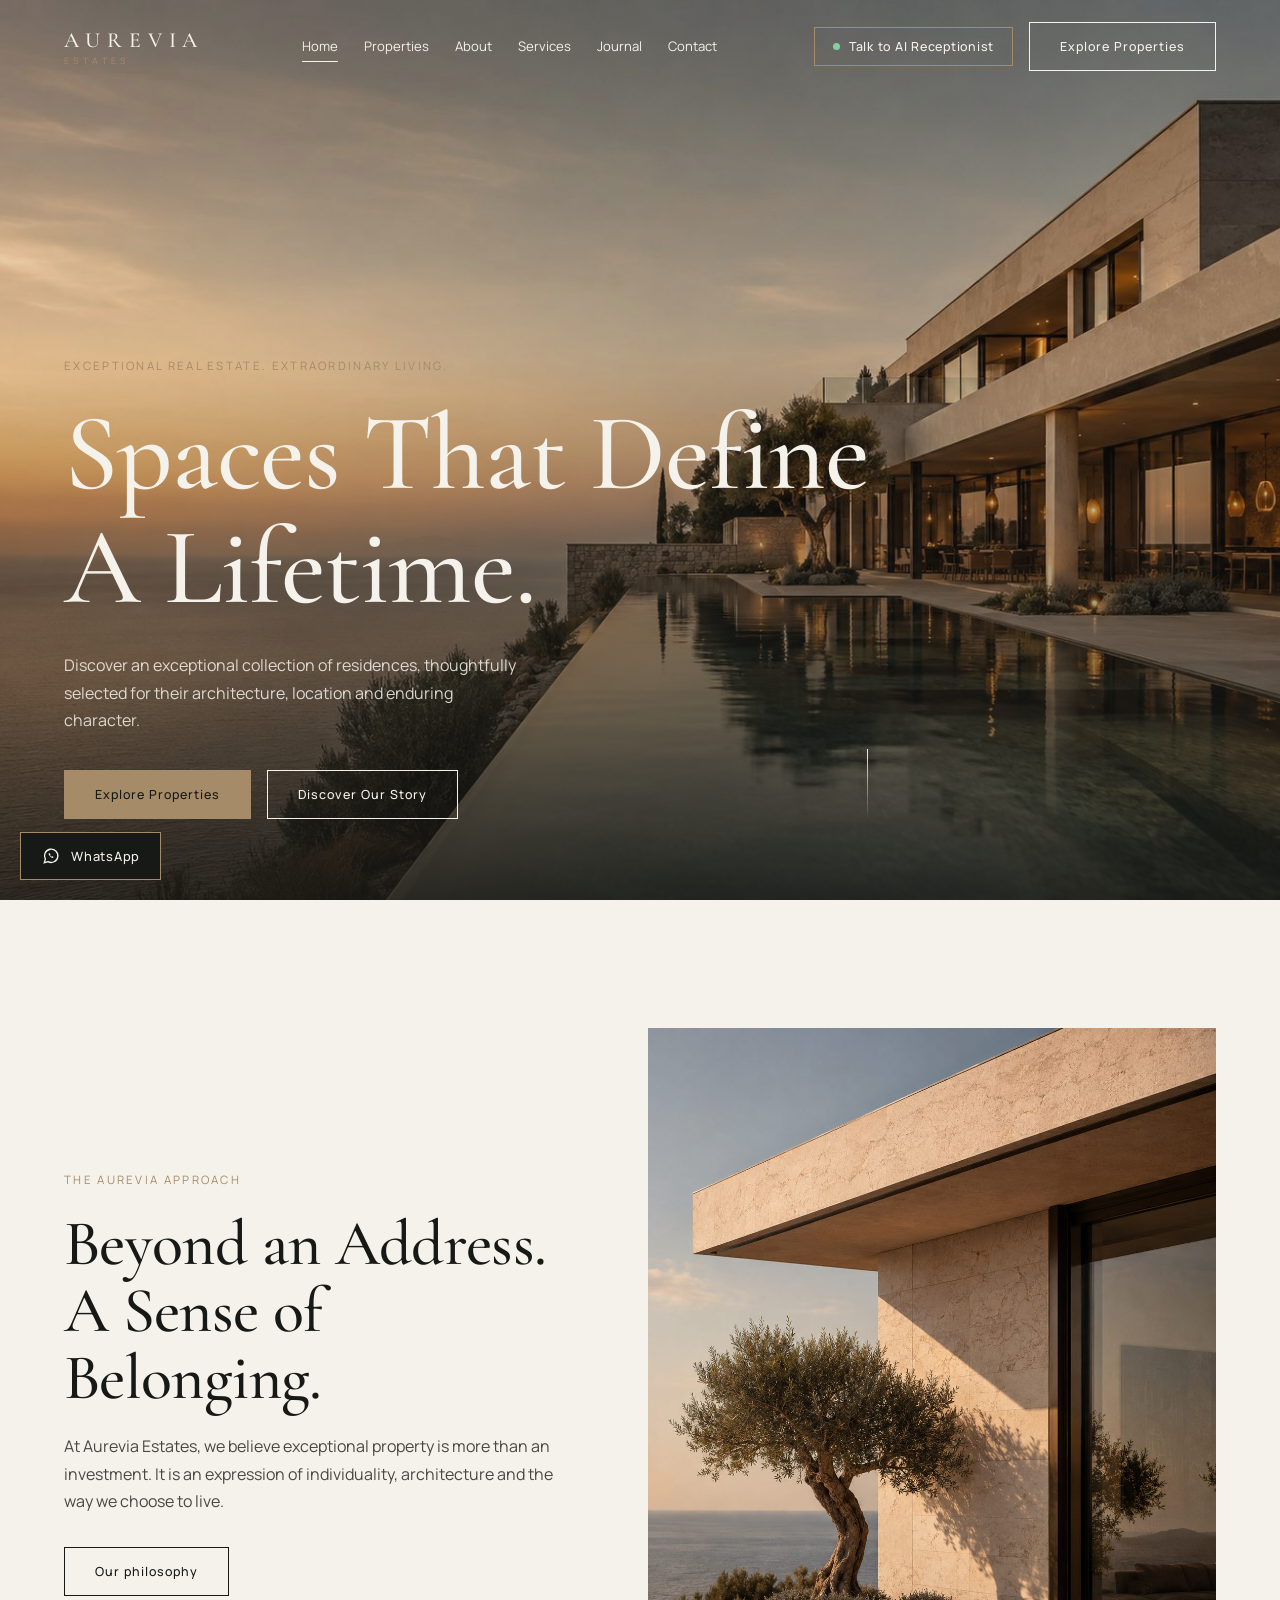
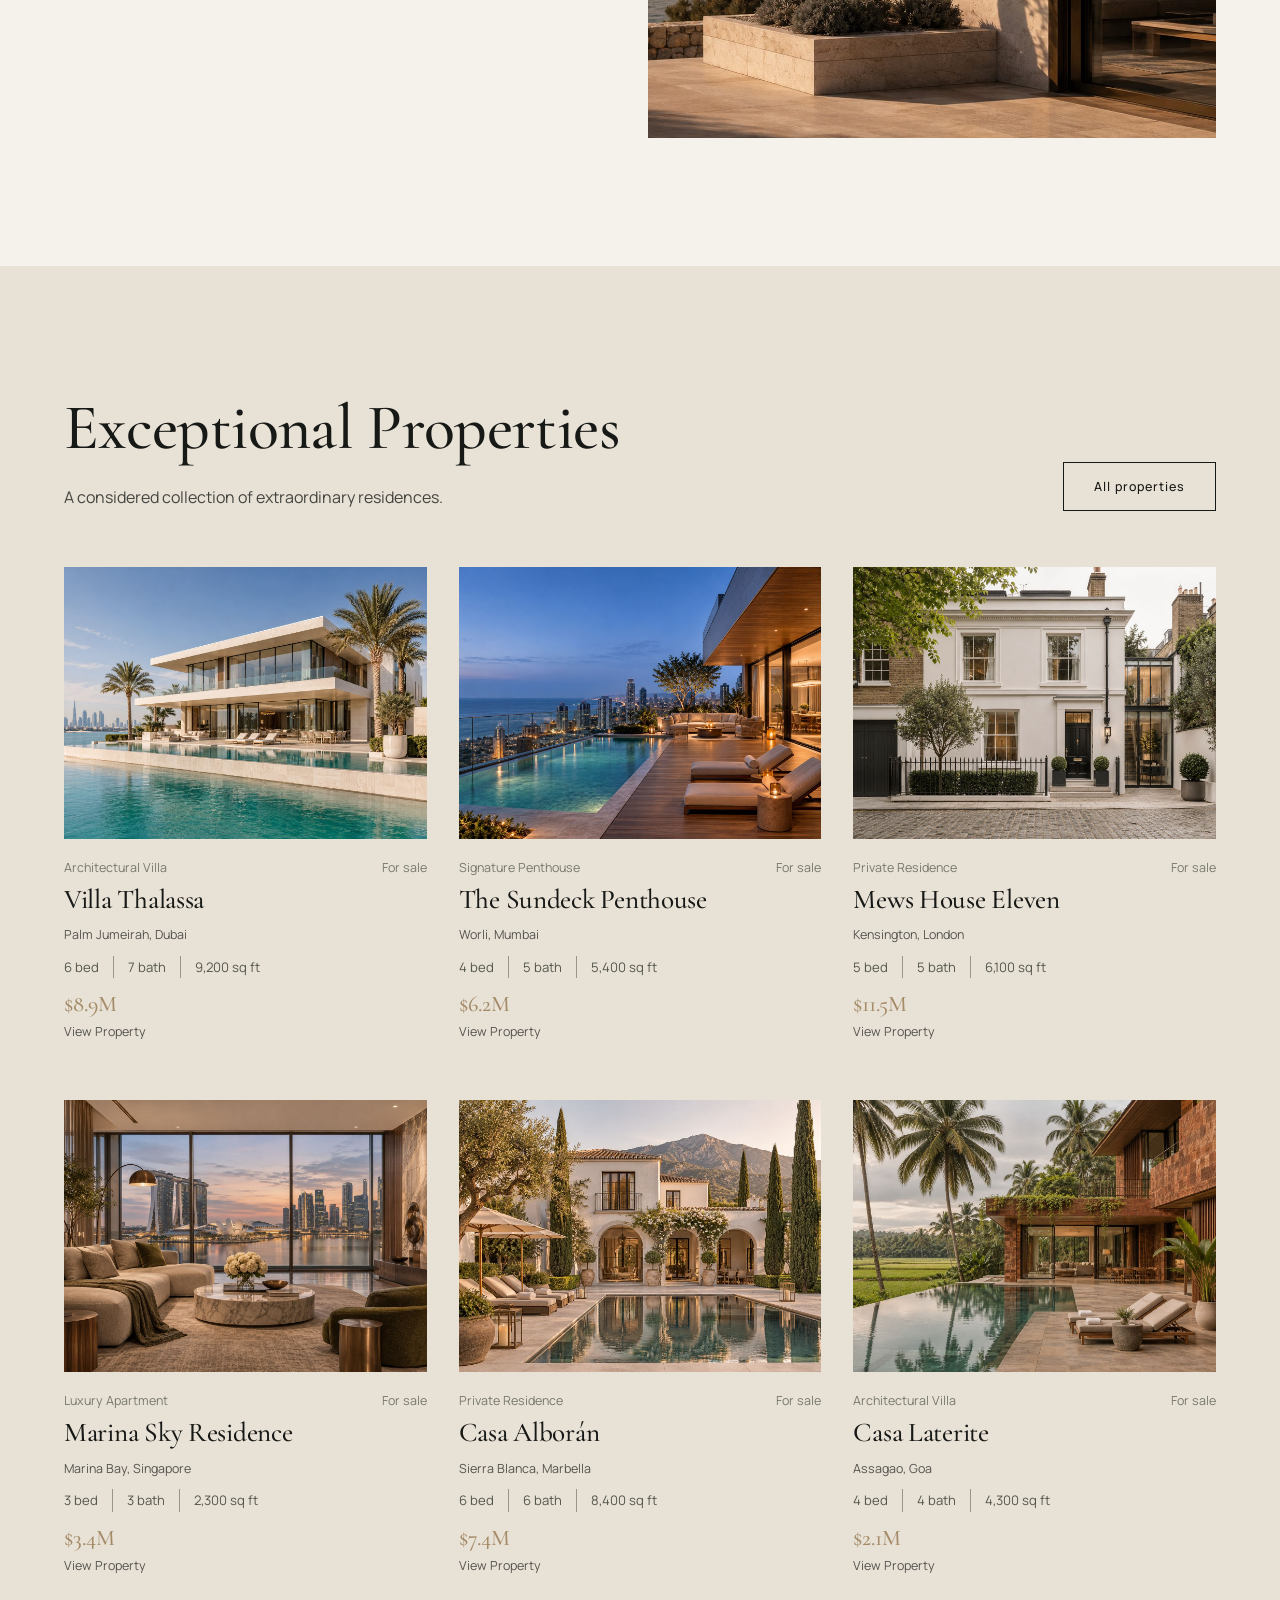
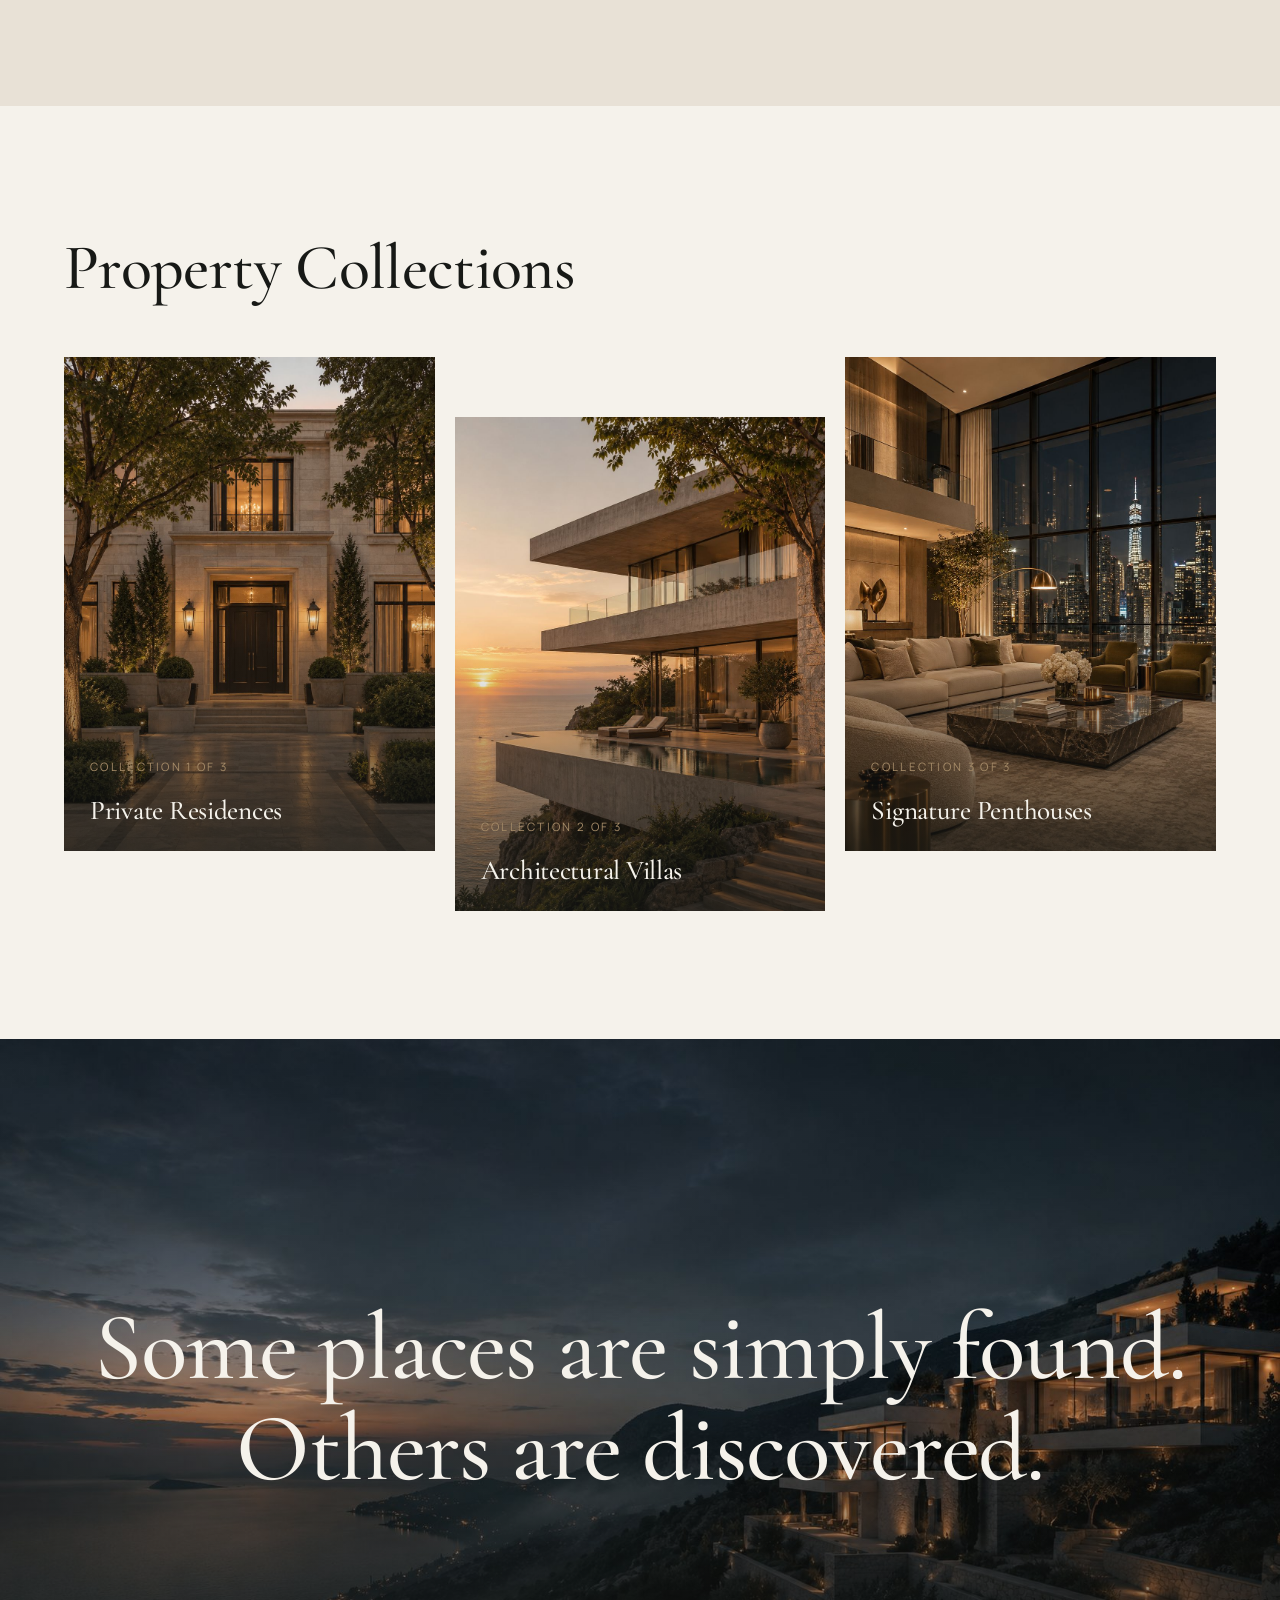
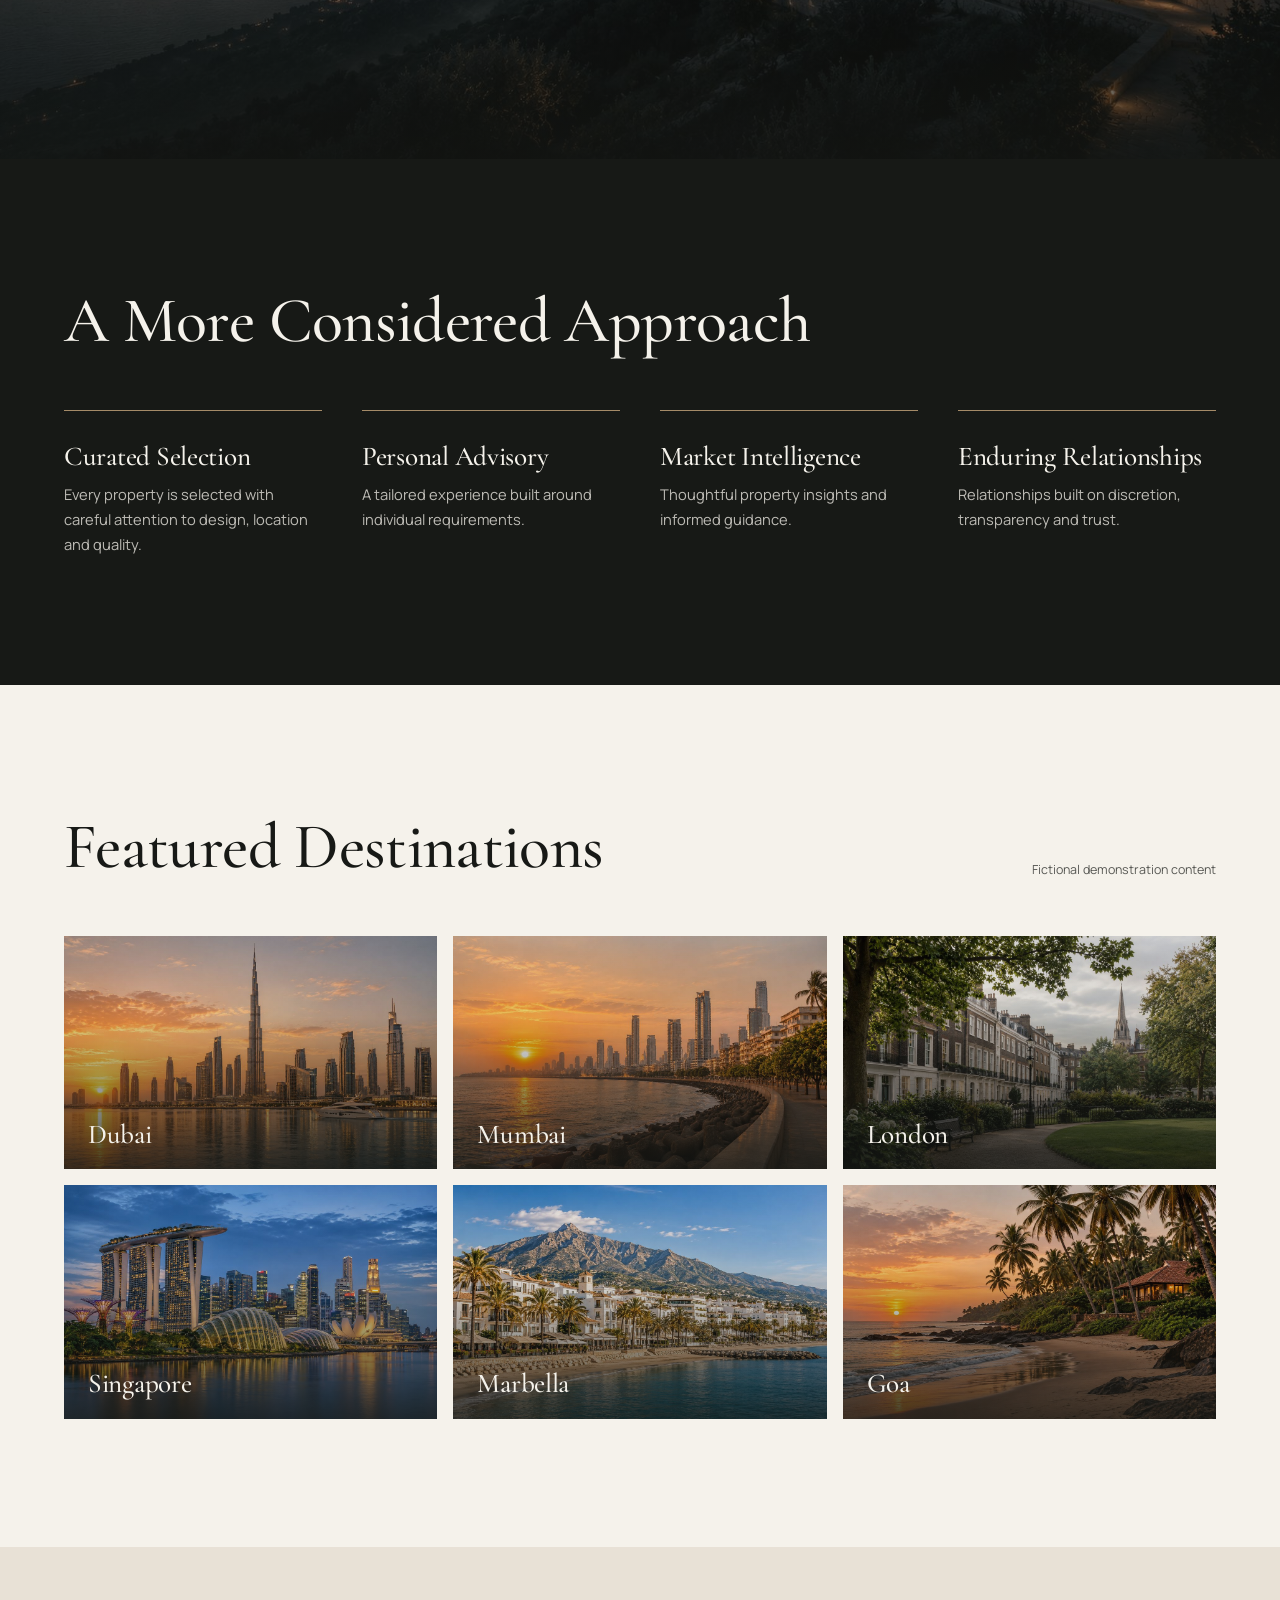
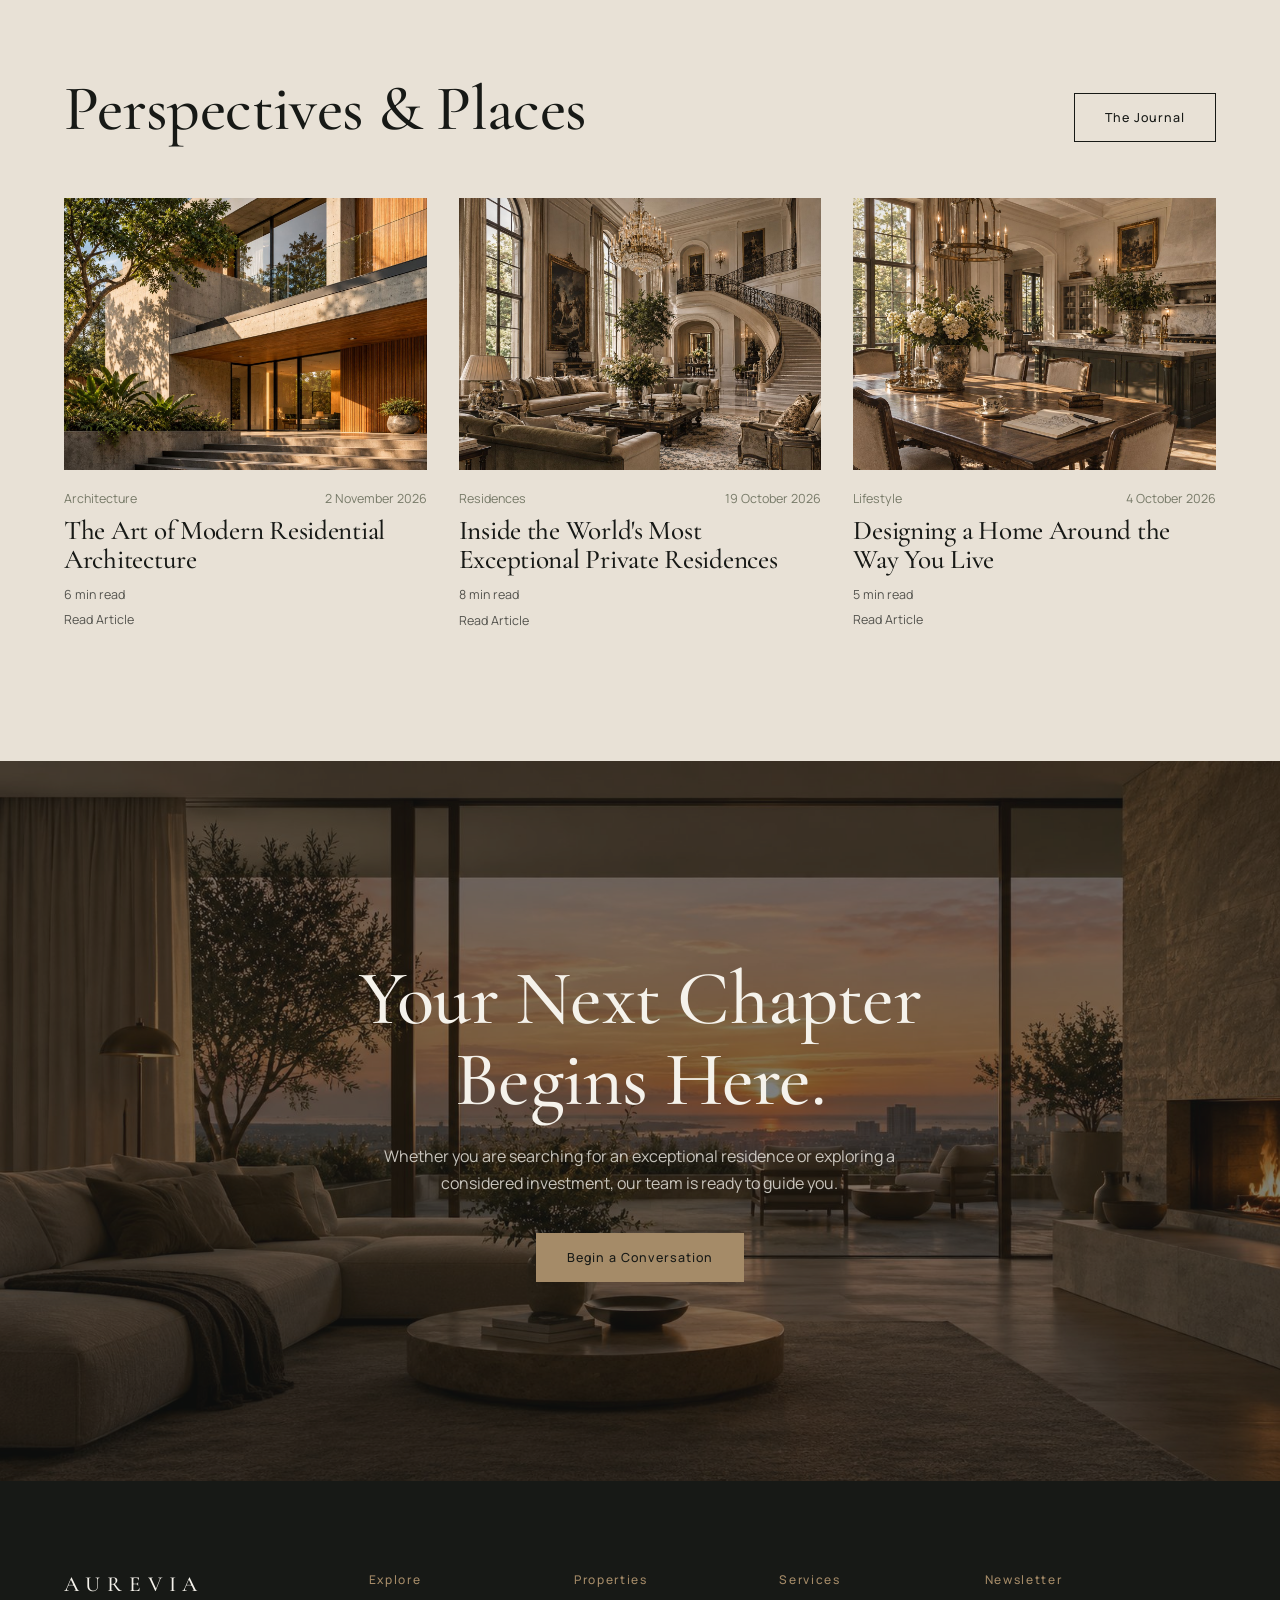
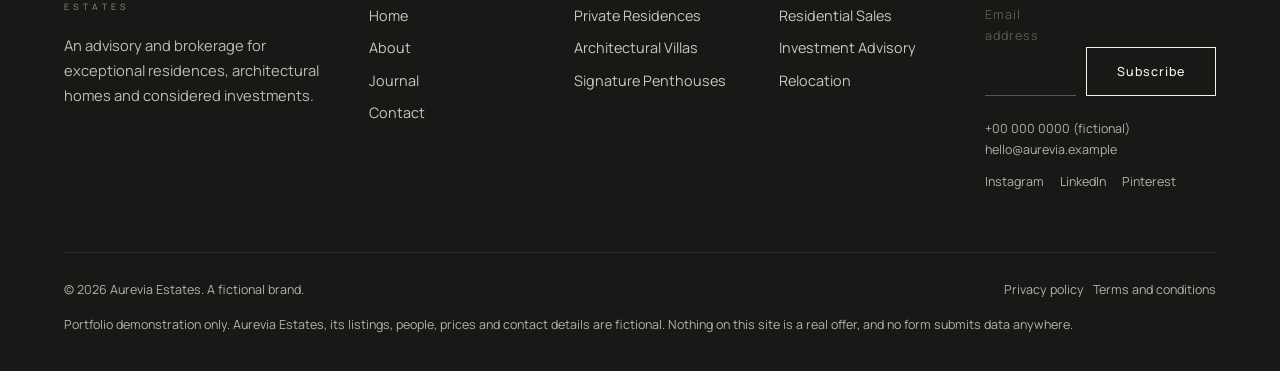
<file: index.html>
<!DOCTYPE html>
<html lang="en">
<head>
<meta charset="utf-8">
<meta name="viewport" content="width=device-width, initial-scale=1">
<title>Aurevia Estates | Fictional portfolio demonstration</title>
<meta name="description" content="Aurevia Estates is a fictional luxury real estate brand created as a web design portfolio demonstration.">
<link rel="icon" href="favicon.ico" sizes="any">
<link rel="icon" href="favicon.svg" type="image/svg+xml">
<link rel="apple-touch-icon" href="apple-touch-icon.png">
<meta name="theme-color" content="#171916">
<meta property="og:type" content="website">
<meta property="og:title" content="Aurevia Estates | Fictional luxury real estate portfolio demo">
<meta property="og:description" content="A fictional luxury real estate brand created as a web design portfolio demonstration.">
<meta property="og:image" content="https://YOUR-DOMAIN.com/og-image.jpg">
<meta name="twitter:card" content="summary_large_image">
<link rel="preconnect" href="https://fonts.googleapis.com"><link rel="preconnect" href="https://fonts.gstatic.com" crossorigin>
<link href="https://fonts.googleapis.com/css2?family=Cormorant+Garamond:wght@400;500;600&family=Manrope:wght@400;500;600&family=Pinyon+Script&display=swap" rel="stylesheet">
<link rel="stylesheet" href="styles.css">
</head>
<body>
<a href="#main" id="skip" class="ul" style="position:absolute;left:-999px;z-index:80;background:#171916;color:#F5F2EB;padding:8px 14px" onfocus="this.style.left='10px'" onblur="this.style.left='-999px'">Skip to content</a>
<header id="hd">
  <a href="#/" class="logo" aria-label="Aurevia Estates home">AUREVIA<small>ESTATES</small></a>
  <nav id="nav" aria-label="Main">
    <a href="#/">Home</a><a href="#/properties">Properties</a><a href="#/about">About</a><a href="#/services">Services</a><a href="#/journal">Journal</a><a href="#/contact" class="m">Contact</a>
    <button type="button" class="nav-ai" data-ai>Talk to AI Receptionist</button>
  </nav>
  <div class="hr"><a href="#/contact" class="ul">Contact</a><button type="button" class="ai-btn" data-ai><i></i><span><span class="pre">Talk to </span>AI Receptionist</span></button><a href="#/properties" class="btn">Explore Properties</a></div>
  <button id="burger" aria-expanded="false" aria-controls="nav">Menu</button>
</header>
<main id="main"></main>
<footer>
  <div class="fg">
    <div><a href="#/" class="logo">AUREVIA<small>ESTATES</small></a><p style="margin-top:20px;opacity:.75;max-width:34ch;font-size:.92rem">An advisory and brokerage for exceptional residences, architectural homes and considered investments.</p></div>
    <div><h4>Explore</h4><ul><li><a href="#/">Home</a></li><li><a href="#/about">About</a></li><li><a href="#/journal">Journal</a></li><li><a href="#/contact">Contact</a></li></ul></div>
    <div><h4>Properties</h4><ul><li><a href="#/properties/residence">Private Residences</a></li><li><a href="#/properties/villa">Architectural Villas</a></li><li><a href="#/properties/penthouse">Signature Penthouses</a></li></ul></div>
    <div><h4>Services</h4><ul><li><a href="#/services">Residential Sales</a></li><li><a href="#/services">Investment Advisory</a></li><li><a href="#/services">Relocation</a></li></ul></div>
    <div><h4>Newsletter</h4><form data-f="news" novalidate><div class="nl"><div style="flex:1"><label for="ne" class="cap">Email address</label><input id="ne" name="email" type="email" autocomplete="email" data-req></div><button class="btn" style="align-self:end">Subscribe</button></div><span class="err">Enter a valid email address.</span></form>
    <p class="cap" style="margin-top:22px">+00 000 0000 (fictional)<br>hello@aurevia.example</p><p class="cap soc" style="margin-top:10px"><button type="button" class="ul" data-soc="Instagram">Instagram</button><button type="button" class="ul" data-soc="LinkedIn">LinkedIn</button><button type="button" class="ul" data-soc="Pinterest">Pinterest</button></p></div>
  </div>
  <div class="fb"><span>&copy; 2026 Aurevia Estates. A fictional brand.</span><span><a href="#/privacy" class="ul">Privacy policy</a> &nbsp; <a href="#/terms" class="ul">Terms and conditions</a></span></div>
  <p class="cap" style="margin-top:14px">Portfolio demonstration only. Aurevia Estates, its listings, people, prices and contact details are fictional. Nothing on this site is a real offer, and no form submits data anywhere.</p>
</footer>
<button id="wab" class="wab" type="button" aria-expanded="false" aria-controls="wap"><svg viewBox="0 0 24 24" width="20" height="20" fill="none" stroke="currentColor" stroke-width="1.6" aria-hidden="true"><path d="M4 20l1.3-4.2A8 8 0 1 1 8.4 18.8L4 20z"/><path d="M9 9.2c.3 2 2.7 4.6 5 5.3l1.3-1.2-1.7-1-.8.7c-.9-.4-1.7-1.2-2.1-2.1l.7-.8-1-1.7L9 9.2z" fill="currentColor" stroke="none"/></svg><span>WhatsApp</span></button>
<section id="wap" class="wap" role="dialog" aria-label="Chat with Aurevia (demo)" hidden>
  <header><div><strong id="wah">Aurevia Concierge</strong><small id="was">Demo chat. Replies are simulated.</small></div><button type="button" id="wax" aria-label="Close chat">&times;</button></header>
  <div class="tabs" role="tablist"><button type="button" role="tab" id="tw" aria-selected="true" aria-controls="pwa">WhatsApp</button><button type="button" role="tab" id="ta" aria-selected="false" aria-controls="pai">AI Receptionist</button></div>
  <div id="pwa" role="tabpanel" aria-labelledby="tw">
    <div id="wam" class="wam" aria-live="polite"><p class="b bot">Hello, and welcome to Aurevia Estates. How may we help you today?</p></div>
    <div class="chips"><button type="button" class="chip">I would like a private viewing</button><button type="button" class="chip">Tell me about investment options</button><button type="button" class="chip">I would like to speak with an advisor</button></div>
    <form id="waf" novalidate><label for="wat" class="cap" style="display:block;margin-bottom:4px">Your message</label><div class="wr"><textarea id="wat" rows="2" placeholder="Type your message"></textarea><button class="btn fill" type="submit">Send</button></div></form>
  </div>
  <div id="pai" role="tabpanel" aria-labelledby="ta" hidden>
    <div id="aim" class="wam" aria-live="polite"><p class="b bot">Hello, I am the Aurevia AI receptionist (a demo with scripted answers). Ask me about properties, private viewings or our services.</p></div>
    <div class="chips"><button type="button" class="chip">Show villas in Dubai</button><button type="button" class="chip">Apartments under 4 million</button><button type="button" class="chip">Properties to rent</button><button type="button" class="chip">Book a private viewing</button></div>
    <form id="aif" novalidate><label for="ait" class="cap" style="display:block;margin-bottom:4px">Ask a question</label><div class="wr"><textarea id="ait" rows="2" placeholder="For example: 3 bedroom penthouse in Mumbai"></textarea><button class="btn fill" type="submit">Ask</button></div></form>
  </div>
</section>
<div id="toast" role="status" aria-live="polite"></div>
<button id="top" aria-label="Back to top">&uarr;</button>
<script src="script.js"></script>
</body>
</html>
</file>
<file: styles.css>
:root{--ink:#171916;--ivory:#F5F2EB;--beige:#E8E1D6;--olive:#777A68;--bronze:#A58B68;--grey:#99958D;--serif:'Cormorant Garamond',Georgia,serif;--sans:'Manrope',system-ui,sans-serif;--pad:clamp(20px,5vw,72px);--sec:clamp(72px,10vw,140px);--ease:cubic-bezier(.2,.7,.2,1)}
*{box-sizing:border-box;margin:0}html{scroll-behavior:smooth}
body{font:400 16px/1.7 var(--sans);background:var(--ivory);color:var(--ink);-webkit-font-smoothing:antialiased;overflow-x:hidden}
a{color:inherit;text-decoration:none}ul{list-style:none;padding:0}img,svg{display:block;max-width:100%}
:focus-visible{outline:2px solid var(--bronze);outline-offset:3px}
h1,h2,h3{font-family:var(--serif);font-weight:500;line-height:1.05;letter-spacing:-.01em}
h1{font-size:clamp(3rem,8.5vw,7.5rem)}h2{font-size:clamp(2.2rem,5vw,4.2rem)}h3{font-size:1.7rem}
.wrap{padding:0 var(--pad)}.sec{padding:var(--sec) var(--pad)}.dark{background:var(--ink);color:var(--ivory)}.beige{background:var(--beige)}
.eye{font-size:.72rem;letter-spacing:.2em;text-transform:uppercase;color:var(--bronze);margin-bottom:20px;display:block}
.lead{max-width:52ch;color:inherit;opacity:.78;margin-top:22px}
/* header */
#hd{position:fixed;inset:0 0 auto;z-index:50;display:grid;grid-template-columns:1fr auto 1fr;align-items:center;padding:22px var(--pad);transition:background .4s,padding .4s,color .4s;color:var(--ivory)}
#hd.solid{background:var(--ink);padding-block:14px}
.logo{font:500 1.35rem var(--serif);letter-spacing:.32em}.logo small{display:block;font:400 .55rem var(--sans);letter-spacing:.5em;color:var(--bronze);margin-top:2px}
#nav{display:flex;gap:34px;font-size:.82rem}#nav a,.ul{position:relative}
#nav a:after,.ul:after{content:"";position:absolute;left:0;bottom:-4px;height:1px;width:100%;background:currentColor;transform:scaleX(0);transform-origin:left;transition:transform .4s var(--ease)}
#nav a:hover:after,#nav a.on:after,.ul:hover:after{transform:scaleX(1)}
.hr{justify-self:end;display:flex;gap:26px;align-items:center;font-size:.82rem}
.btn{display:inline-block;padding:15px 30px;border:1px solid currentColor;font:500 .78rem var(--sans);letter-spacing:.08em;background:none;color:inherit;cursor:pointer;transition:background .35s,color .35s,border-color .35s}
.btn:hover{background:var(--ivory);color:var(--ink);border-color:var(--ivory)}.btn.fill{background:var(--bronze);border-color:var(--bronze);color:var(--ink)}.btn.fill:hover{background:var(--ivory)}
.btn.ink:hover{background:var(--ink);color:var(--ivory);border-color:var(--ink)}
#burger{display:none;background:none;border:0;color:inherit;justify-self:end;cursor:pointer;font:500 .8rem var(--sans);letter-spacing:.1em;padding:8px}
/* hero */
.hero{position:relative;min-height:100svh;display:flex;align-items:flex-end;color:var(--ivory);background:var(--ink);overflow:hidden}
.hero .bg,.hero .bg svg,.band .bg,.band .bg svg{position:absolute;inset:0;width:100%;height:100%}
.hero:after,.band:after{content:"";position:absolute;inset:0;background:linear-gradient(0deg,rgba(23,25,22,.75),rgba(23,25,22,.1) 60%)}
.hero .in{position:relative;z-index:2;padding:0 var(--pad) 9vh;max-width:1200px}
.hero p.s{max-width:46ch;margin:28px 0 36px;opacity:.85}.hero .cta{display:flex;gap:16px;flex-wrap:wrap}
.hero.sm{min-height:62svh}.hero.sm h1{font-size:clamp(2.8rem,7vw,6rem)}
.scroll{position:absolute;right:var(--pad);bottom:9vh;z-index:2;width:1px;height:70px;background:linear-gradient(var(--ivory),transparent);animation:sc 2.4s infinite}
@keyframes sc{0%{transform:scaleY(0);transform-origin:top}50%{transform:scaleY(1);transform-origin:top}51%{transform-origin:bottom}100%{transform:scaleY(0);transform-origin:bottom}}
.hero h1,.hero .eye,.hero .s,.hero .cta{animation:up 1.1s var(--ease) both}.hero .eye{animation-delay:.1s}.hero h1{animation-delay:.25s}.hero .s{animation-delay:.5s}.hero .cta{animation-delay:.65s}
@keyframes up{from{opacity:0;transform:translateY(28px)}}
/* layout */
.split{display:grid;grid-template-columns:1fr 1.15fr;gap:clamp(32px,7vw,110px);align-items:center}
.split.r{grid-template-columns:1.15fr 1fr}.ph{aspect-ratio:4/5;overflow:hidden;background:var(--beige)}.ph svg,.im svg{width:100%;height:100%;transition:transform 1.2s var(--ease)}
.ph:hover svg,.card:hover .im svg,.dest:hover svg,.col:hover svg{transform:scale(1.05)}
.head{display:flex;justify-content:space-between;align-items:flex-end;gap:30px;margin-bottom:56px;flex-wrap:wrap}
.grid{display:grid;grid-template-columns:repeat(3,1fr);gap:56px 32px}
.card{display:block}.im{aspect-ratio:4/3;overflow:hidden;background:var(--beige)}
.cm{display:flex;justify-content:space-between;gap:12px;font-size:.78rem;color:var(--olive);margin:18px 0 8px}
.card h3{margin-bottom:10px}.meta{display:flex;font-size:.82rem;color:#55574d}.meta li+li{border-left:1px solid var(--grey);margin-left:14px;padding-left:14px}
.pr{font:500 1.4rem var(--serif);margin-top:12px;color:var(--bronze)}
.cols{display:grid;grid-template-columns:repeat(3,1fr);gap:20px}.col{position:relative;aspect-ratio:3/4;overflow:hidden;color:var(--ivory)}
.col svg{position:absolute;inset:0;width:100%;height:100%}.col:after{content:"";position:absolute;inset:0;background:linear-gradient(0deg,rgba(23,25,22,.7),transparent 55%)}
.col div{position:absolute;z-index:2;left:26px;bottom:26px}.col:nth-child(2){margin-top:60px}
.band{position:relative;min-height:80svh;display:grid;place-items:center;text-align:center;color:var(--ivory);overflow:hidden;padding:0 var(--pad)}
.band h2{position:relative;z-index:2;font-size:clamp(2.8rem,7.5vw,7rem)}
.pr4{display:grid;grid-template-columns:repeat(4,1fr);gap:40px}.pr4 div{border-top:1px solid var(--bronze);padding-top:22px}.pr4 h3{margin:10px 0}.pr4 p{opacity:.75;font-size:.92rem}
.dests{display:grid;grid-template-columns:repeat(3,1fr);gap:16px}.dest{position:relative;aspect-ratio:16/10;overflow:hidden;color:var(--ivory);cursor:pointer;display:block}
.dest svg{position:absolute;inset:0;width:100%;height:100%}.dest:after{content:"";position:absolute;inset:0;background:linear-gradient(0deg,rgba(23,25,22,.8),rgba(23,25,22,.1) 65%);transition:opacity .4s}.dest:hover:after{opacity:.75}
.dest div{position:absolute;z-index:2;inset:auto 24px 20px}.dest p{font-size:.85rem;max-height:0;opacity:0;overflow:hidden;transition:.5s var(--ease)}.dest:hover p,.dest:focus-visible p{max-height:90px;opacity:.9}
.cap{font-size:.78rem;opacity:.7}
/* filters */
.fl{display:grid;grid-template-columns:2fr 1.2fr 1fr 1fr 1fr;gap:14px;background:var(--beige);padding:24px;margin-bottom:20px;align-items:end}
label{font-size:.72rem;letter-spacing:.08em;color:var(--olive);display:block}
input,select,textarea{width:100%;font:inherit;font-size:.92rem;padding:12px 0;border:0;border-bottom:1px solid var(--grey);background:transparent;color:inherit;border-radius:0}
input:focus,select:focus,textarea:focus{outline:0;border-color:var(--bronze)}.dark input,.dark select,.dark textarea{border-color:#555}
.seg{display:flex;gap:8px;margin-bottom:20px}.seg button{padding:10px 22px;border:1px solid var(--grey);background:none;font:inherit;font-size:.82rem;cursor:pointer;transition:.3s}.seg .on{background:var(--ink);color:var(--ivory);border-color:var(--ink)}
.fa{display:flex;gap:14px;margin-bottom:44px;align-items:center;flex-wrap:wrap}.cnt{margin-left:auto;font-size:.85rem;color:var(--olive)}
#res{transition:opacity .3s}#res.f{opacity:0}.empty{padding:60px 0;text-align:center;grid-column:1/-1}
/* detail */
.gal{display:grid;grid-template-columns:1fr 130px;gap:12px}.gal .main{aspect-ratio:16/9;overflow:hidden}.gal .main svg{width:100%;height:100%}.th{display:grid;gap:12px}
.th button{padding:0;border:2px solid transparent;cursor:pointer;overflow:hidden;background:none;aspect-ratio:4/3}.th button.on{border-color:var(--bronze)}.th svg{width:100%;height:100%}
.facts{display:grid;grid-template-columns:repeat(4,1fr);border-block:1px solid var(--grey);margin:36px 0}.facts div{padding:22px 0}.facts b{display:block;font:500 1.8rem var(--serif)}.facts span{font-size:.78rem;color:var(--olive)}
.two{display:grid;grid-template-columns:1.4fr 1fr;gap:clamp(32px,6vw,90px);align-items:start}.ls{columns:2;gap:30px}.ls li{padding:8px 0;border-bottom:1px solid var(--beige);break-inside:avoid;font-size:.92rem}
form{display:grid;gap:22px}.err{color:#b4513f;font-size:.75rem;display:none}.bad+.err{display:block}.bad{border-color:#b4513f!important}.dark .err{color:#e49b8a}
.ok{border:1px solid var(--bronze);padding:30px}.ok h3{margin-bottom:8px}
/* misc */
.svc{display:grid;grid-template-columns:1fr 1fr;gap:clamp(30px,6vw,90px);align-items:center;margin-bottom:var(--sec)}.svc:nth-child(even) .ph{order:2}.svc .ph{aspect-ratio:4/3}
.svc ul{margin:20px 0 28px}.svc li{padding:6px 0 6px 22px;position:relative;font-size:.92rem}.svc li:before{content:"";position:absolute;left:0;top:17px;width:10px;height:1px;background:var(--bronze)}
.team{display:grid;grid-template-columns:repeat(3,1fr);gap:32px}.mono{aspect-ratio:1;display:grid;place-items:center;font:500 4rem var(--serif);color:var(--bronze);background:var(--ink);margin-bottom:18px}
.val{display:grid;grid-template-columns:repeat(3,1fr);gap:40px}.val div{border-top:1px solid var(--bronze);padding-top:18px}
.art{max-width:720px;margin:0 auto}.art p{font:400 1.3rem/1.8 var(--serif);margin-bottom:1.4em}
.feat{display:grid;grid-template-columns:1.3fr 1fr;gap:48px;align-items:center;margin-bottom:var(--sec)}.feat .im{aspect-ratio:16/10}
.fi{display:flex;gap:10px;flex-wrap:wrap;margin-bottom:40px}.fi button{padding:8px 18px;border:1px solid var(--grey);background:none;font:inherit;font-size:.8rem;cursor:pointer}.fi .on{background:var(--ink);color:var(--ivory)}
.ct{display:grid;grid-template-columns:1fr 1.2fr;gap:clamp(30px,6vw,100px)}.ct dt{font-size:.72rem;color:var(--olive);margin-top:22px}
.map{margin-top:36px;background:var(--beige);aspect-ratio:4/3}
footer{background:var(--ink);color:var(--ivory);padding:90px var(--pad) 36px}
.fg{display:grid;grid-template-columns:1.6fr 1fr 1fr 1fr 1.4fr;gap:40px}footer h4{font:500 .75rem var(--sans);letter-spacing:.14em;color:var(--bronze);margin-bottom:16px}footer li{margin:8px 0;font-size:.9rem;opacity:.8}footer li a:hover{opacity:1;color:var(--bronze)}
.nl{display:flex;gap:10px}.nl input{border-color:#555}.fb{display:flex;justify-content:space-between;gap:20px;flex-wrap:wrap;border-top:1px solid #333;margin-top:60px;padding-top:26px;font-size:.78rem;opacity:.7}
#top{position:fixed;right:20px;bottom:20px;z-index:40;width:46px;height:46px;border:1px solid var(--bronze);background:var(--ink);color:var(--ivory);cursor:pointer;opacity:0;pointer-events:none;transition:.4s}#top.v{opacity:1;pointer-events:auto}
.rv{opacity:0;transform:translateY(24px);transition:opacity 1s var(--ease),transform 1s var(--ease)}.rv.in{opacity:1;transform:none}
.nf{min-height:100svh;display:grid;place-items:center;text-align:center;padding:var(--pad)}
@media(max-width:980px){#hd{grid-template-columns:1fr auto}.hr{display:none}#burger{display:block}
#nav{position:fixed;inset:0;background:var(--ink);flex-direction:column;justify-content:center;align-items:center;gap:26px;font:500 2rem var(--serif);transform:translateY(-100%);transition:transform .6s var(--ease)}#nav.open{transform:none}#burger{position:relative;z-index:60}
.split,.split.r,.two,.svc,.feat,.ct{grid-template-columns:1fr}.svc:nth-child(even) .ph{order:0}.grid,.cols,.dests,.team,.val{grid-template-columns:1fr 1fr}.pr4,.facts{grid-template-columns:1fr 1fr}.fg{grid-template-columns:1fr 1fr}.fl{grid-template-columns:1fr 1fr}.col:nth-child(2){margin-top:0}.gal{grid-template-columns:1fr}.th{grid-template-columns:repeat(4,1fr)}}
@media(max-width:600px){.grid,.cols,.dests,.team,.val,.pr4,.fg,.fl{grid-template-columns:1fr}.ls{columns:1}.nl{flex-direction:column}.btn{width:100%;text-align:center}.hero .cta{flex-direction:column}.scroll{display:none}}
@media(prefers-reduced-motion:reduce){*{animation:none!important;transition:none!important;scroll-behavior:auto!important}.rv{opacity:1;transform:none}}

.hero .bg img,.band .bg img,.ph img{width:100%;height:100%;object-fit:cover;display:block}.hero .bg img,.band .bg img{position:absolute;inset:0}.ph img{transition:transform 1.2s var(--ease)}.ph:hover img{transform:scale(1.05)}.band.cta:after{background:rgba(23,25,22,.55)}.hero .bg img{object-position:30% 50%}
.dest img{position:absolute;inset:0;width:100%;height:100%;object-fit:cover;transition:transform 1.2s var(--ease)}.dest:hover img{transform:scale(1.05)}
.col img{position:absolute;inset:0;width:100%;height:100%;object-fit:cover;transition:transform 1.2s var(--ease)}.col:hover img{transform:scale(1.05)}
.im img{width:100%;height:100%;object-fit:cover;display:block;transition:transform 1.2s var(--ease)}.card:hover .im img,.feat:hover .im img{transform:scale(1.05)}
.gal .main img,.th img{width:100%;height:100%;object-fit:cover;display:block}
.sc{font-family:'Pinyon Script','Snell Roundhand','Brush Script MT',cursive;font-weight:400;letter-spacing:0;line-height:1.15;display:inline-block}p.sc,.sc.md,.sc.lg{display:block}.sc.md{font-size:clamp(2rem,3.4vw,2.8rem)}.sc.lg{font-size:clamp(2.8rem,6vw,5.2rem);line-height:1.1}.sc.b{color:var(--bronze)}
.hero h1 .sc{font-size:1.3em;color:#dcc7a3;line-height:.95}.band h2 .sc,.dark h2 .sc{color:var(--bronze)}h2 .sc{font-size:1.15em}
.tl{display:grid;grid-template-columns:repeat(3,1fr);gap:40px}.tl>div{border-top:1px solid var(--bronze);padding-top:20px}.tl .sc{font-size:3.4rem;color:var(--bronze);line-height:1}.mono.sc{font-size:5rem}
@media(max-width:980px){.tl{grid-template-columns:1fr}}
#nav a.m{display:none}body.lock{overflow:hidden}
.soc button{background:none;border:0;color:inherit;font:inherit;cursor:pointer;padding:0;margin-right:16px}
#toast{position:fixed;left:50%;bottom:28px;transform:translate(-50%,20px);background:var(--ink);color:var(--ivory);padding:14px 22px;font-size:.85rem;border:1px solid var(--bronze);opacity:0;pointer-events:none;transition:.4s;z-index:70;max-width:90vw;text-align:center}#toast.v{opacity:1;transform:translate(-50%,0)}
.gal .main{position:relative}#gm{height:100%}.gb{position:absolute;top:50%;transform:translateY(-50%);width:44px;height:44px;border:1px solid var(--ivory);background:rgba(23,25,22,.55);color:var(--ivory);cursor:pointer;font-size:1.1rem;transition:background .3s}.gb:hover{background:var(--bronze)}.gb.p{left:14px}.gb.n{right:14px}
@media(max-width:980px){#nav a.m{display:block}}
.wab{position:fixed;left:20px;bottom:20px;z-index:45;display:flex;align-items:center;gap:10px;padding:13px 20px;background:var(--ink);color:var(--ivory);border:1px solid var(--bronze);font:500 .8rem var(--sans);letter-spacing:.06em;cursor:pointer;transition:background .35s,color .35s}.wab:hover{background:var(--bronze);color:var(--ink)}
.wap[hidden]{display:none}.wap{position:fixed;left:20px;bottom:80px;z-index:45;width:min(360px,calc(100vw - 40px));background:var(--ivory);border:1px solid var(--bronze);box-shadow:0 20px 60px rgba(23,25,22,.35);display:flex;flex-direction:column;animation:up .5s var(--ease)}
.wap header{display:flex;justify-content:space-between;align-items:center;padding:16px 18px;background:var(--ink);color:var(--ivory)}.wap header small{display:block;font-size:.72rem;opacity:.7}.wap header button{background:none;border:0;color:inherit;font-size:1.6rem;line-height:1;cursor:pointer}
.wam{padding:16px;max-height:200px;overflow:auto;display:flex;flex-direction:column;gap:8px;background:var(--beige)}.b{margin:0;padding:10px 14px;max-width:85%;font-size:.88rem;line-height:1.5}.b.bot{background:var(--ivory);align-self:flex-start}.b.me{background:var(--ink);color:var(--ivory);align-self:flex-end}
.chips{display:flex;flex-wrap:wrap;gap:8px;padding:12px 16px 0}.chip{padding:7px 12px;border:1px solid var(--grey);background:none;font:inherit;font-size:.75rem;cursor:pointer;transition:.3s}.chip:hover{background:var(--ink);color:var(--ivory);border-color:var(--ink)}
#waf{padding:12px 16px 16px}.wr{display:flex;gap:10px;align-items:flex-end}.wr textarea{resize:none}.wr .btn{padding:12px 18px}
@media(max-width:600px){.wab span{display:none}.wab{padding:13px}.wap{left:10px;bottom:76px;width:calc(100vw - 20px)}}
#waf label{color:var(--ink);opacity:.75}.wr .btn{width:auto;flex:none}
.ai-btn{display:flex;align-items:center;gap:9px;padding:10px 18px;border:1px solid var(--bronze);background:none;color:inherit;font:500 .78rem var(--sans);letter-spacing:.06em;cursor:pointer;transition:background .35s,color .35s}.ai-btn:hover{background:var(--bronze);color:var(--ink)}.ai-btn i{width:7px;height:7px;border-radius:50%;background:#7fd1a0;flex:none}
.nav-ai{display:none}.tabs{display:flex;border-bottom:1px solid var(--beige);background:var(--ivory)}.tabs button{flex:1;padding:12px;background:none;border:0;border-bottom:2px solid transparent;font:500 .76rem var(--sans);letter-spacing:.07em;cursor:pointer;color:var(--olive);transition:color .3s}.tabs button[aria-selected=true]{color:var(--ink);border-bottom-color:var(--bronze)}
#pwa[hidden],#pai[hidden]{display:none}#aif{padding:12px 16px 16px}.b a{color:var(--bronze);font-weight:500}.b.me a{color:var(--ivory)}
@media(min-width:981px) and (max-width:1280px){.hr{gap:16px}.hr a.ul{display:none}#nav a.m{display:block}#nav{gap:26px}}
@media(max-width:980px){.nav-ai{display:block;border:1px solid var(--bronze);background:none;color:var(--ivory);padding:12px 22px;font:500 .9rem var(--sans);letter-spacing:.06em;margin-top:10px;cursor:pointer}}
#aif label{color:var(--ink);opacity:.75}
@media(min-width:981px){#hd{grid-template-columns:auto 1fr auto;gap:24px}#nav{justify-self:center}.hr,.hr .btn,.ai-btn{white-space:nowrap}}
@media(min-width:981px) and (max-width:1180px){.hr .btn{display:none}.ai-btn .pre{display:none}}
</file>
